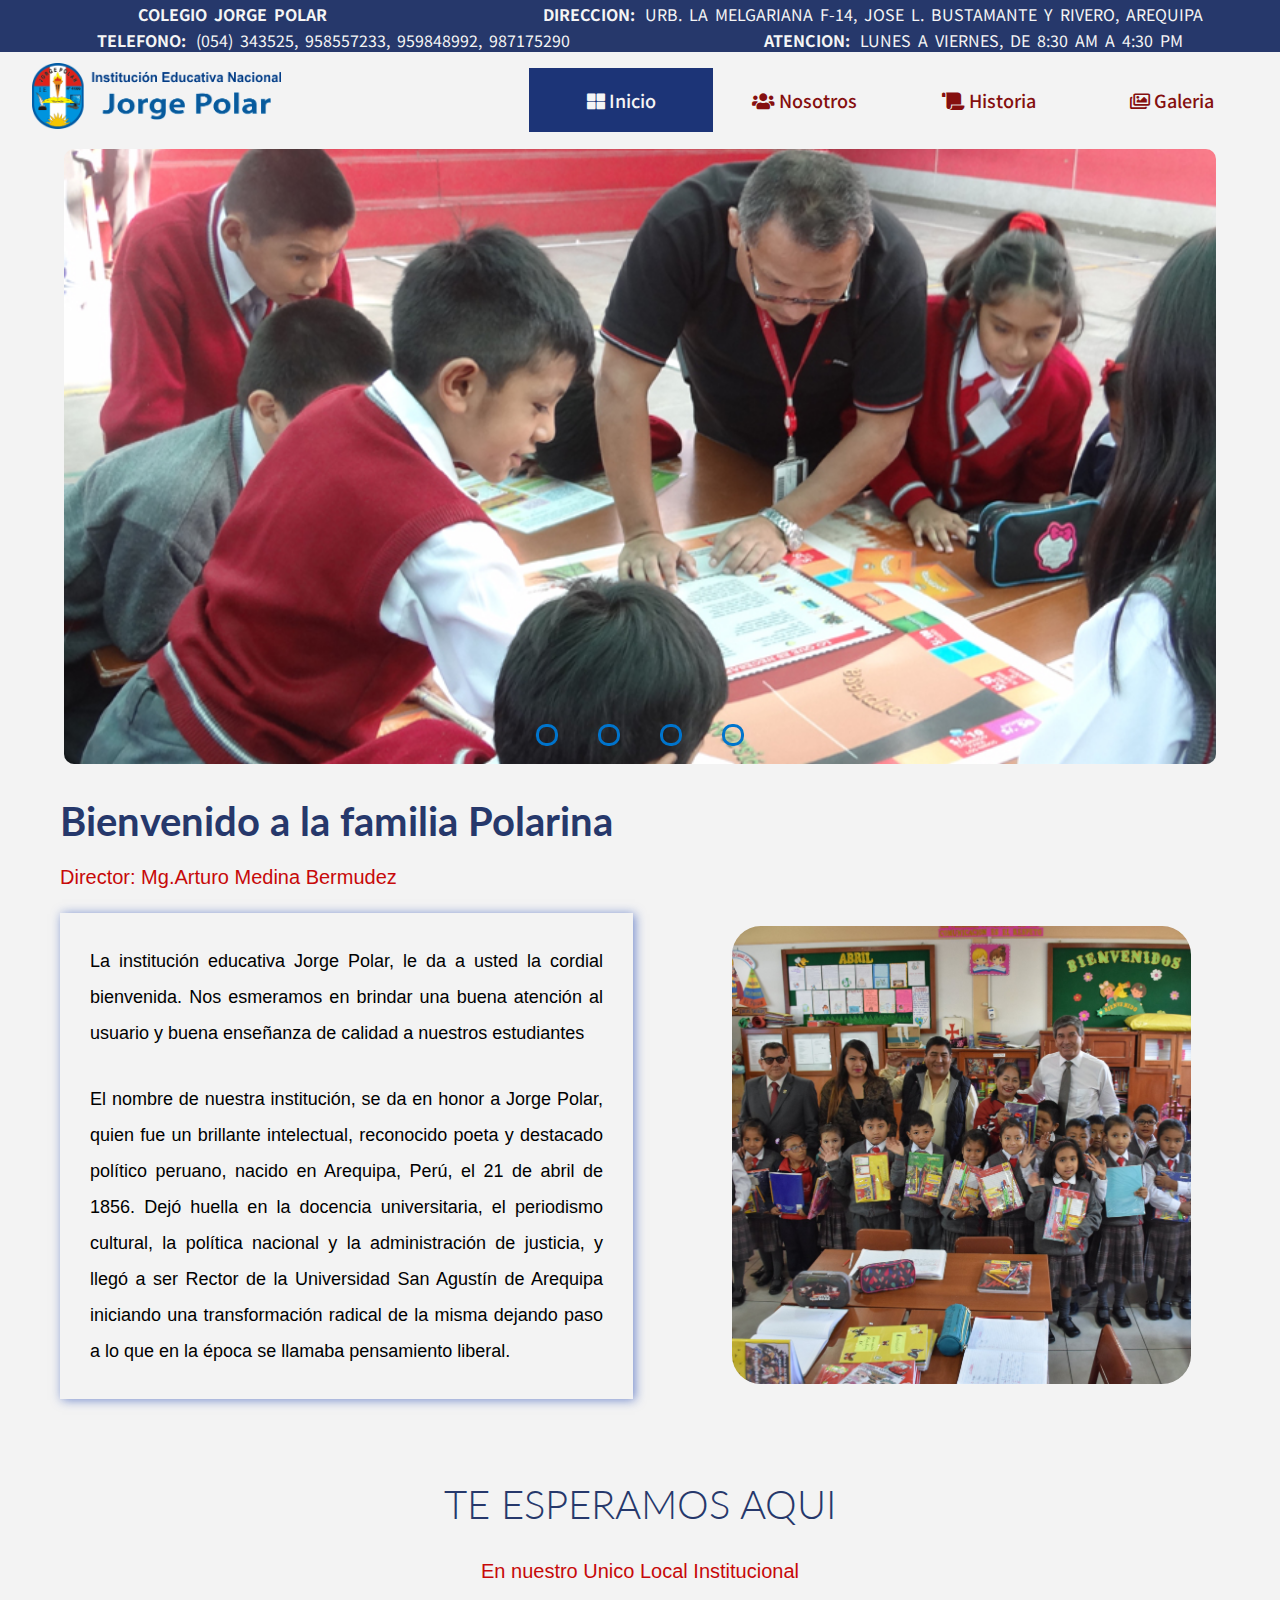
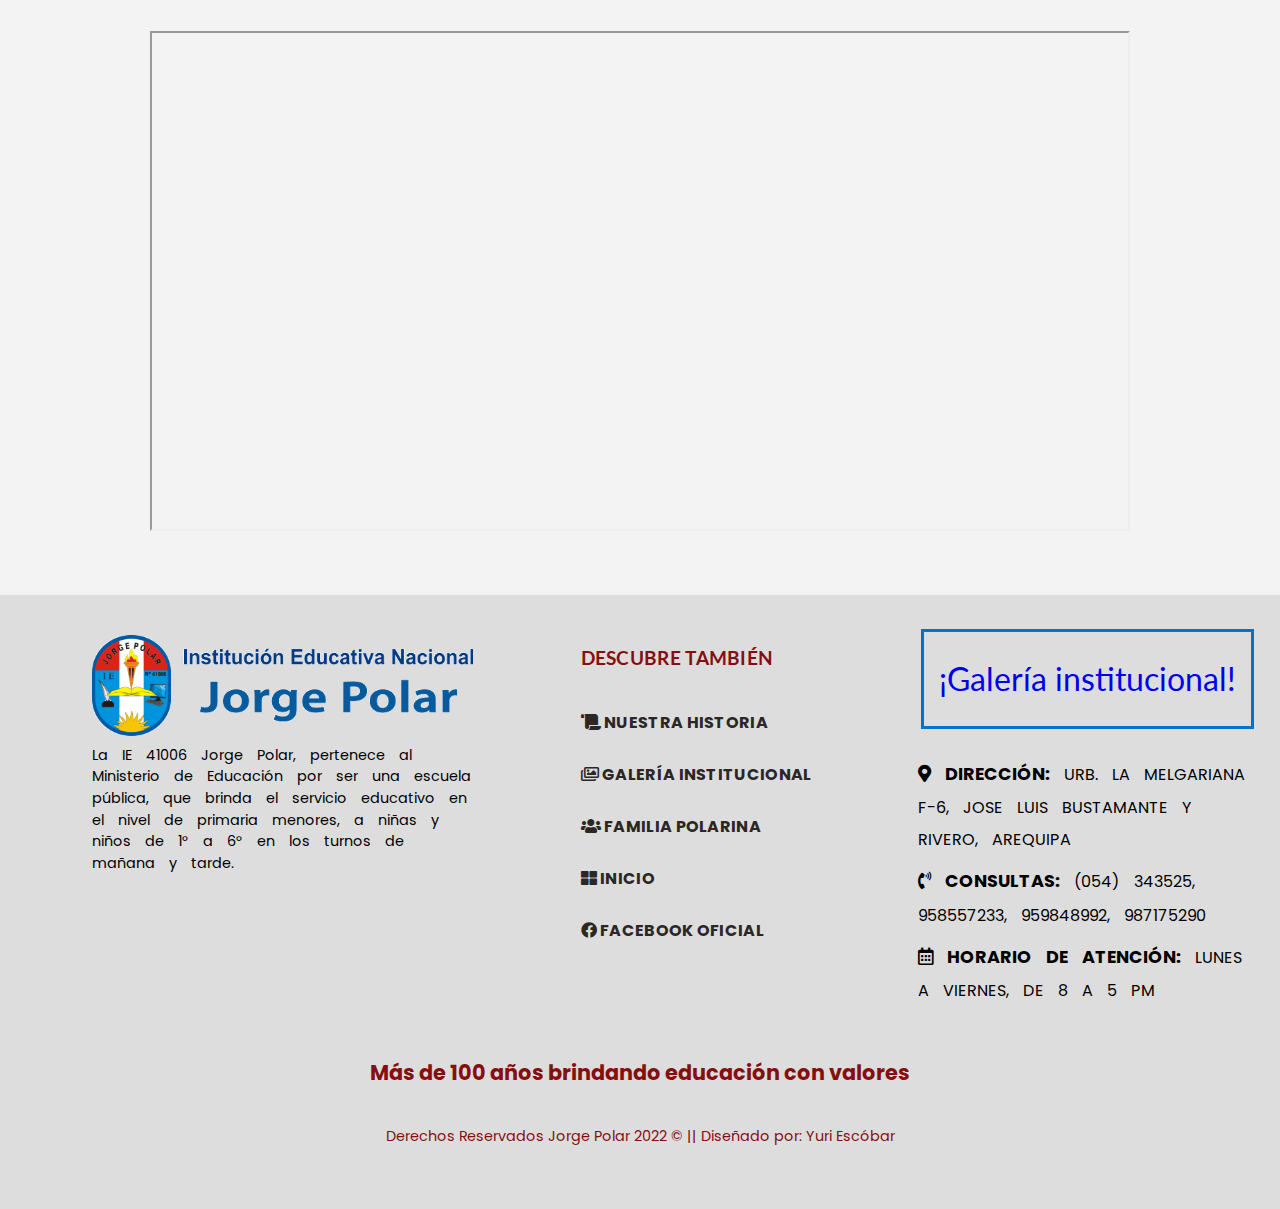
<file: index.html>
<!DOCTYPE html>
<html lang="es">
  <head>
    <meta charset="UTF-8" />
    <meta http-equiv="X-UA-Compatible" content="IE=edge" />
    <meta name="viewport" content="width=device-width, initial-scale=1.0" />
    <meta name="theme-color" content="#26386b" >
    <!-- CSS -->
    <!-- Normalize -->
    <link rel="stylesheet" href="css/normalize.css" />

    <!-- header -->
    <link rel="stylesheet" href="css/sheader.css" />
    <!-- Nuevo Slider -->
    <link rel="stylesheet" href="css/sslider.css" />
    <!-- footer -->
    <link rel="stylesheet" href="css/sfooter.css" />
    <!-- general -->
    <link rel="stylesheet" href="css/sindex.css" />

    <!-- bibliotecas externas -->
    <!-- slider -->
    <!-- font-awesome -->
    <link
      rel="stylesheet"
      href="https://cdnjs.cloudflare.com/ajax/libs/font-awesome/5.15.3/css/all.min.css"
    />
    <!-- footer -->
    <!-- fontastic -->
    <link
      href="https://file.myfontastic.com/ABrTt3XXcw5n6XSnDJgBNA/icons.css"
      rel="stylesheet"
    />

    <!-- fuentes -->
    <!-- General Preconect -->
    <link rel="preconnect" href="https://fonts.googleapis.com" />
    <link rel="preconnect" href="https://fonts.gstatic.com" crossorigin />
    <link
      href="https://fonts.googleapis.com/css2?family=Lato:wght@700&family=PT+Sans:ital,wght@0,700;1,700&family=Poppins:wght@400;500&display=swap"
      rel="stylesheet"
    />
    <link
      rel="stylesheet"
      href="https://fonts.googleapis.com/css2?family=Noto+Sans+JP:wght@400;500;700&display=swap"
    />
    <!-- CSS rules to specify families

        font-family: 'Lato', sans-serif;
        font-family: 'Poppins', sans-serif;
        font-family: 'PT Sans', sans-serif;
        font-family: 'Noto Sans JP', sans-serif; -->

    <title>Colegio Jorge polar</title>
    <link
      rel="shortcut icon"
      href="assets/icons/iconoWebJP.png"
      type="image/x-icon"
    />
  </head>
  <body id="inicio">
    <div class="banner_info">
      <div class="banner_name_ie bann_item">
          <h1>Colegio Jorge Polar</h1>
      </div>

      <div class="banner_direccion bann_item">
          <span>DIRECCION:</span> <h5>URB. LA MELGARIANA F-14, JOSE L. BUSTAMANTE Y RIVERO, AREQUIPA</h5>
      </div>

      <div class="banner_telefono bann_item">
          <span>TELEFONO:</span> <h5>(054) 343525, 958557233, 959848992, 987175290</h5>
      </div>

      <div class="banner_schedule bann_item">
          <span>ATENCION:</span> <h5>LUNES A VIERNES, DE 8:30 AM A 4:30 PM</h5>
      </div>
    </div>
    <!-- Este script .JS invocará al código HTML del Header -->

    <header>
      <nav class="nav">
        <a href="index.html" class="nav_img_logo"> <img class="logo" src="assets/icons/Logo-Oficial_Nav&Footer.png" alt="logo"> </a>
        <ul class="enlaces__menu">
          <li><a class="inicio" href="#"><i class="fas fa-th-large"></i> Inicio</a></li>
          <li><a class="nosotros" href="html/nosotros.html"><i class="fas fa-users"></i> Nosotros</a></li>
          <li><a class="historia" href="html/historia.html"><i class="fas fa-scroll"></i> Historia</a></li>
          <li><a class="galery" href="html/galeria.html"><i class="far fa-images"></i> Galeria</a></li>
        </ul> <button class="ham" type="button"> <!--Use & Delete: Se esta aplicando una tecnica interesante para añadir el boton de menu responsive.. **solo necesitas comprueba si esta bueno el uso--> <span class="br-1"></span> <span class="br-2"></span> <span class="br-3"></span> </button>    </nav>
    </header>
    <!-- ================ SLIDER ================================== -->
    <!-- mandar a un comprimido js -->
    <section class="Contenedor_slider">
      <script src="js/jssliderGenerator.js"></script>
    </section>

    <!-- ========================Fin SLIDER ========================-->
    <div class="container-present">
      <div class="content-derecha">
        <div class="titulo">
          <h2 class="bienvenido">Bienvenido a la familia Polarina</h2>
          <span class="subtitulo">Director: Mg.Arturo Medina Bermudez</span>
        </div>
        <article class="texto-present">
          <p class="parrafo parrafo-1">
            La institución educativa Jorge Polar, le da a usted la cordial bienvenida. Nos esmeramos en brindar una buena atención al usuario y buena enseñanza de calidad a nuestros estudiantes
          </p>
          <p class="parrafo parrafo-2">
            El nombre de nuestra institución, se da en honor a Jorge Polar, quien fue un brillante intelectual, reconocido poeta y destacado político peruano, nacido en Arequipa, Perú, el 21 de abril de 1856. Dejó huella en la docencia universitaria, el periodismo cultural, la política nacional y la administración de justicia, y llegó a ser Rector de la Universidad San Agustín de Arequipa iniciando una transformación radical de la misma dejando paso a lo que en la época se llamaba pensamiento liberal. 
          </p>
        </article>
      </div>
      <div class="content-izquierda">
        <div class="media-present">
          <img
            src="assets/img/inicio/donacion_utiles-director_profe_alcalde-muni.jpg"
            alt=""/>
        </div>
      </div>
    </div>

    <section class="foot-of-page">
      <div class="txto-ubicacion">
        <p class="t-ubicacion">TE ESPERAMOS AQUI</p>
        <span class="subtitulo"> En nuestro Unico Local Institucional </span>
        <div class="responsive-iframe">
          <!-- se le aplica div para un hack CSS   -->
          <iframe
            class="iframe"
            src="https://www.google.com/maps/embed?pb=!1m18!1m12!1m3!1d1913.4795701592438!2d-71.52231671123148!3d-16.426901427546568!2m3!1f0!2f0!3f0!3m2!1i1024!2i768!4f13.1!3m3!1m2!1s0x91424b21c842310f%3A0x4410360734137a11!2sIE%20Jorge%20Polar!5e0!3m2!1ses-419!2spe!4v1619240961167!5m2!1ses-419!2spe"
            loading="lazy">
          </iframe>
        </div>
      </div>
    </section>
    <!-- Script .js que invocará al footer en todas las páginas -->

    <script src="js/jsFooterGenerator.js"></script>

    <!-- js -->
    <!-- header -->
    <script src="js/jsheader.js"></script>
    <!-- Animación de Slider -->
    <script src="js/jssliderAnimation.js"></script>
  </body>
</html>
</file>
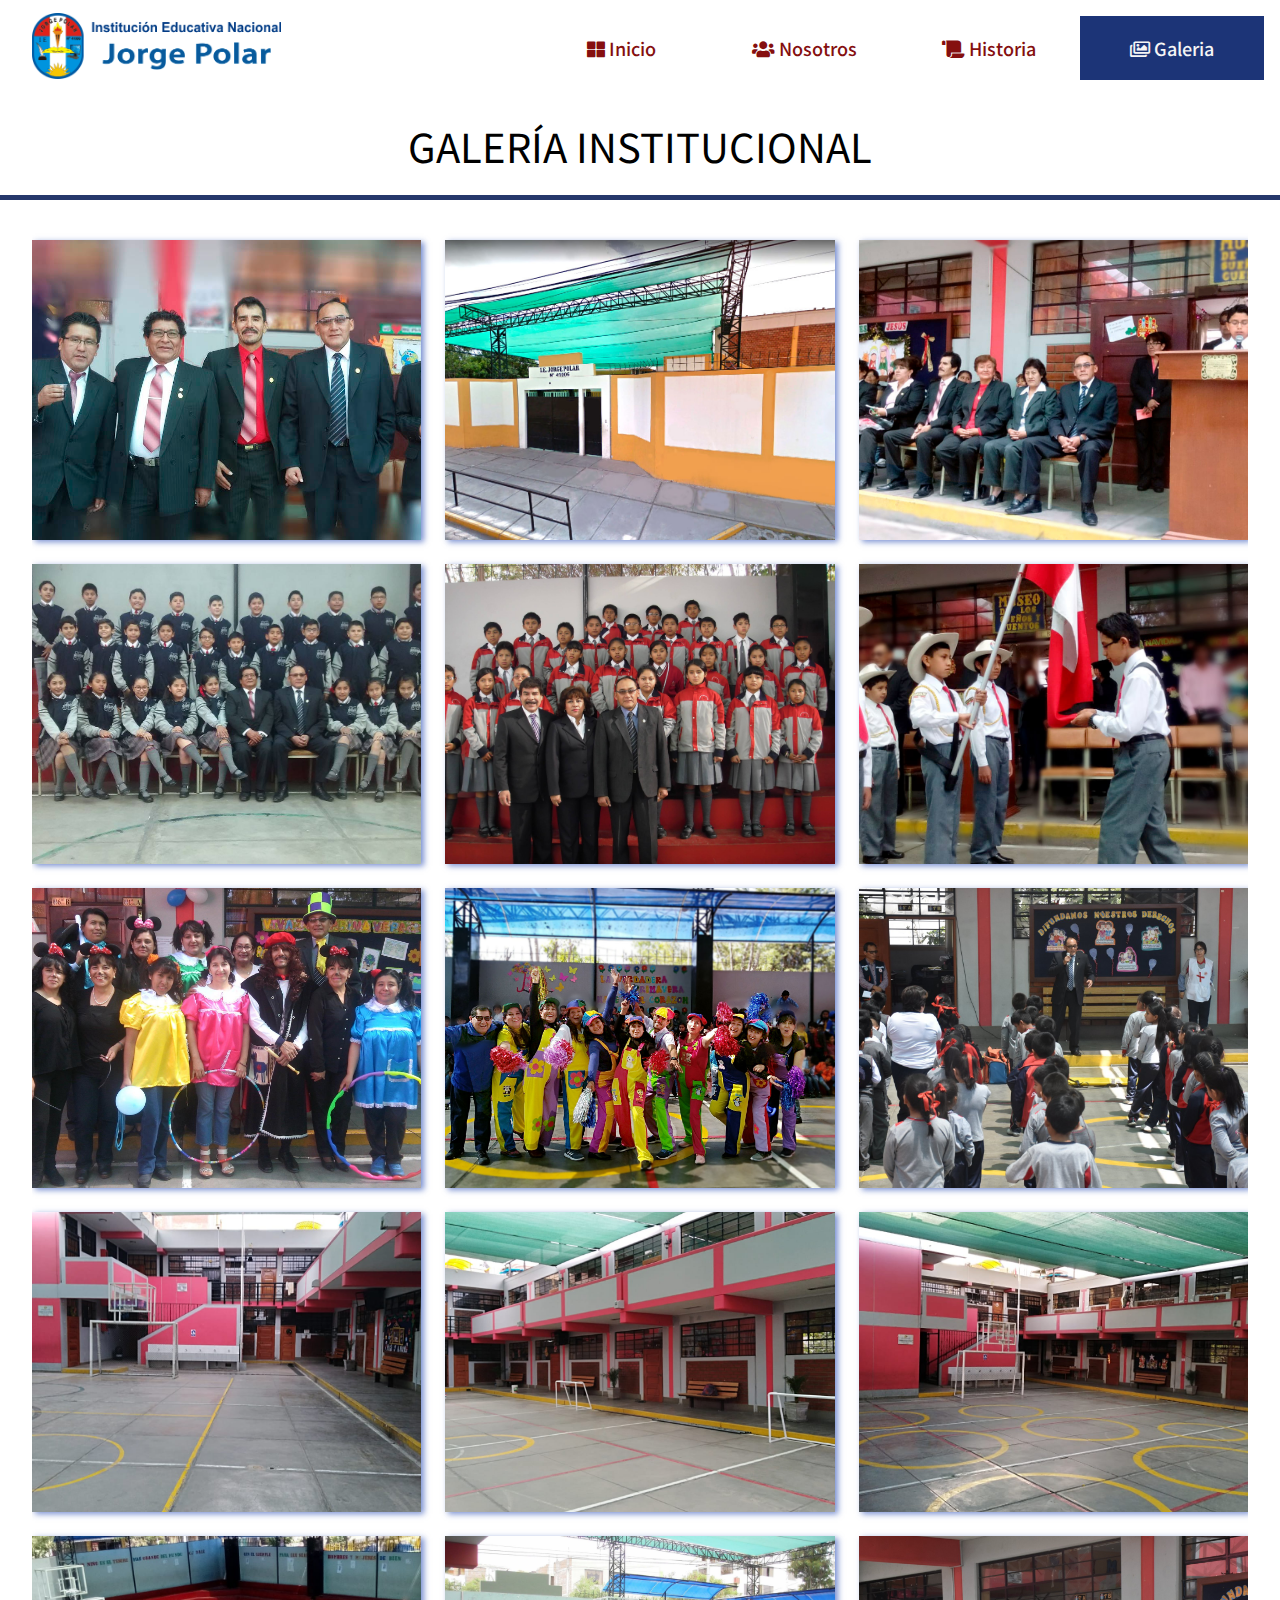
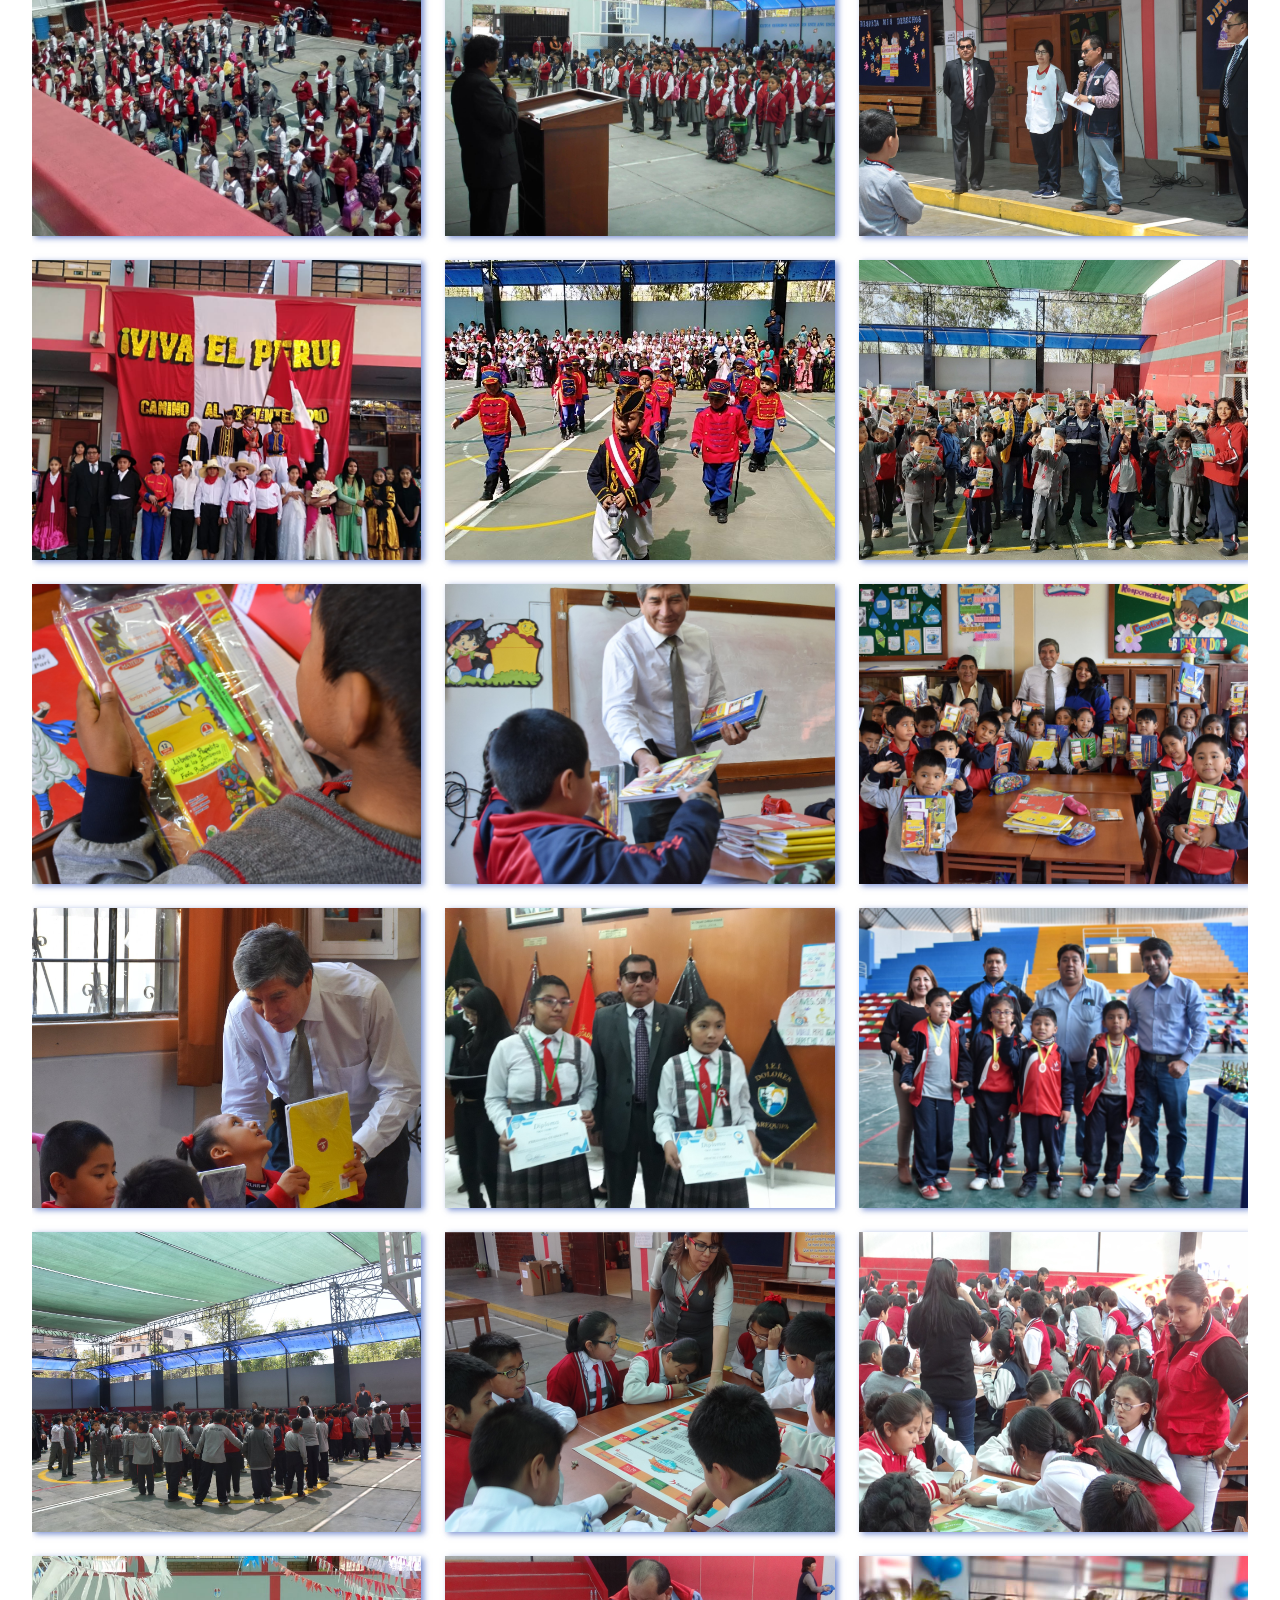
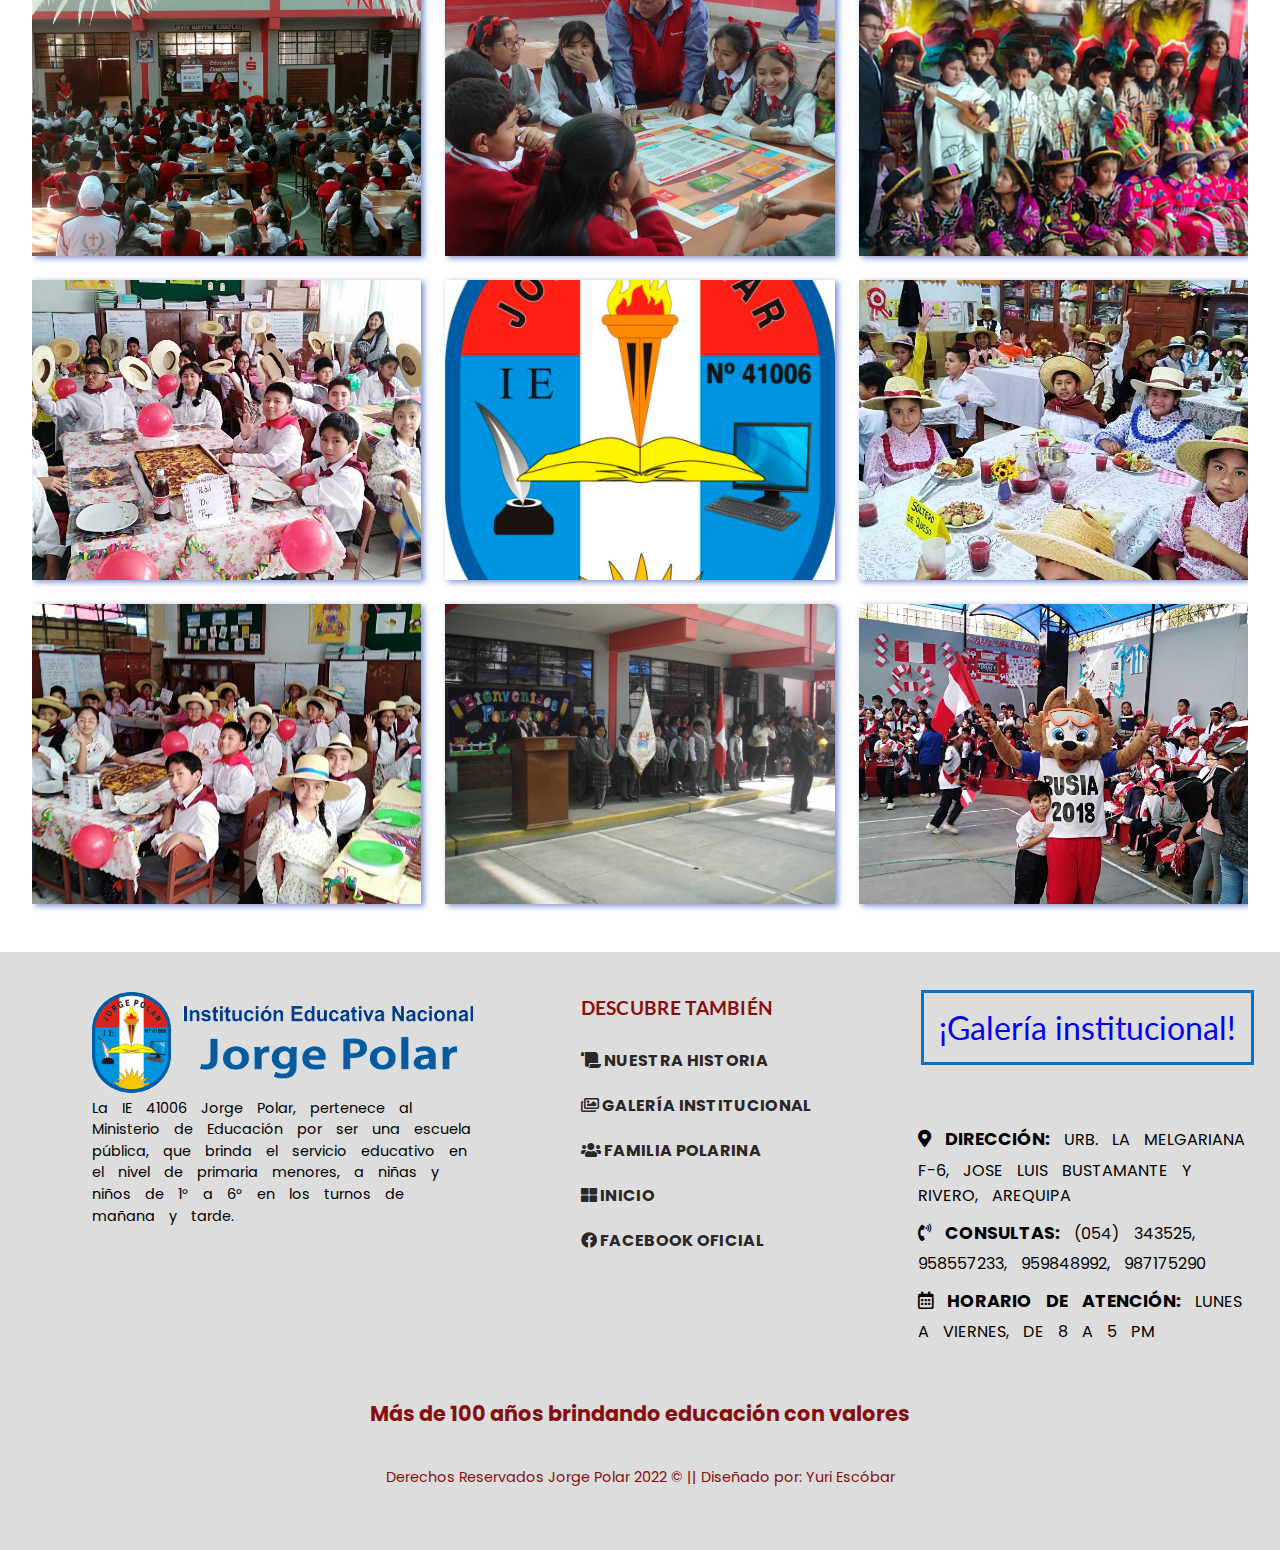
<file: html/galeria.html>
<!DOCTYPE html>
<html lang="es">
<head>
    <meta charset="UTF-8">
    <meta http-equiv="X-UA-Compatible" content="IE=edge">
    <meta name="viewport" content="width=device-width, initial-scale=1.0">
    <!-- CSS -->
    
    <!-- header -->
    <link rel="stylesheet" href="../css/sheader.css" />
    <!-- footer -->
    <link rel="stylesheet" href="../css/sfooter.css" />

    <link rel="stylesheet" href="../css/sgaleria.css">

    <!-- font-awesome -->
    <link
    rel="stylesheet"
    href="https://cdnjs.cloudflare.com/ajax/libs/font-awesome/5.15.3/css/all.min.css"
    />

    <!-- fuentes -->
    <!-- General Preconect -->
    <link rel="preconnect" href="https://fonts.googleapis.com" />
    <link rel="preconnect" href="https://fonts.gstatic.com" crossorigin />
    <link
      href="https://fonts.googleapis.com/css2?family=Lato:wght@700&family=PT+Sans:ital,wght@0,700;1,700&family=Poppins:wght@400;500&display=swap"
      rel="stylesheet"/>
    <link
      rel="stylesheet"
      href="https://fonts.googleapis.com/css2?family=Noto+Sans+JP:wght@400;500;700&display=swap"
    />
    <!-- CSS rules to specify families

        font-family: 'Lato', sans-serif;
        font-family: 'Poppins', sans-serif;
        font-family: 'PT Sans', sans-serif;
        font-family: 'Noto Sans JP', sans-serif; -->

    <!-- Font Awesome -->
    <link rel="stylesheet" href="https://cdnjs.cloudflare.com/ajax/libs/font-awesome/5.15.3/css/all.min.css"/>

    <title>Galería | Jorge Polar 41006</title>
    <link rel="shortcut icon" href="../assets/icons/iconoWebJP.png" type="image/x-icon">

</head>
<body id="galery">
    <script src="../js/jsHeaderGenerator.js" ></script>
    <h1>Galería Institucional</h1>
    <span class="linea"></span>
    <section class="galeria" >
        <!-- hipervinculo a -->
        <a href="#image1" >
            <img src="../assets/img/galery/Colegio_Profesores.jpg" alt="">
        </a>
        <a href="#image2" >
            <img src="../assets/img/galery/Portada_Colegio.jpg" alt="">
        </a>
        <a href="#image3" >
            <img src="../assets/img/galery/ceremonia-estudiante_y_docentes-personal.jpg" alt="">
        </a>
        <a href="#image4" >
            <img src="../assets/img/galery/recuerdo-promocion_2017-fb.jpg" alt="">
        </a>
        <a href="#image5" >
            <img src="../assets/img/galery/recuerdo-promocion_2014-fb.jpg" alt="">
        </a>
        <a href="#image6" >
            <img src="../assets/img/galery/ceremonia-entrega_pabellon-personal.jpg" alt="">
        </a>
        <a href="#image7" >
            <img src="../assets/img/galery/dia_estudiante-plana_docente-2-fb.jpg" alt="">
        </a>
        <a href="#image8" >
            <img src="../assets/img/galery/dia_estudiante-profesores_divertidos-MASTERED.jpg" alt="">
        </a>
        <a href="#image9" >
            <img src="../assets/img/galery/formacion_charla-director-muni.jpg" alt="">
        </a>
        <a href="#image10" >
            <img src="../assets/img/galery/interior-colegio_direccion-institucion.jpeg" alt="">
        </a>
        <a href="#image11" >
            <img src="../assets/img/galery/interior-colegio-institucion.jpeg" alt="">
        </a>
        <a href="#image12" >
            <img src="../assets/img/galery/interior-colegio_patio-institución.jpeg" alt="">
        </a>
        <a href="#image13" >
            <img src="../assets/img/galery/formacion_alumnado-personal.jpeg" alt="">
        </a>
        <a href="#image14" >
            <img src="../assets/img/galery/formacion-profe-alumnos-fb.jpg" alt="">
        </a>
        <a href="#image15" >
            <img src="../assets/img/galery/dsa_civil-indicaciones-muni.jpg" alt="">
        </a>
        <a href="#image16" >
            <img src="../assets/img/galery/drama_independencia-estudiantes-2-institucion.jpeg" alt="">
        </a>
        <a href="#image17" >
            <img src="../assets/img/galery/actividad_cultural-turno_mañana_soldaditos-fb.jpg" alt="">
        </a>
        <a href="#image18" >
            <img src="../assets/img/galery/visita_senamih-estudiantes-scribd.jpg" alt="">
        </a>
        <a href="#image19" >
            <img src="../assets/img/galery/donacion_utiles-nuevos_utiles-muni.jpg" alt="">
        </a>
        <a href="#image20" >
            <img src="../assets/img/galery/donacion_utiles-estudiante_recibe-muni.jpg" alt="">
        </a>
        <a href="#image21" >
            <img src="../assets/img/galery/donacion_utiles-profe_y_alumnos-muni.jpg" alt="">
        </a>
        <a href="#image22" >
            <img src="../assets/img/galery/donacion_utiles_alcalde_y_alumno-muni.jpg" alt="">
        </a>
        <a href="#image23" >
            <img src="../assets/img/galery/premio_dibujo-estudiantes-muni.jpg" alt="">
        </a>
        <a href="#image24" >
            <img src="../assets/img/galery/torneo_Ajedrez-estudiantes-muni.jpg" alt="">
        </a>
        <a href="#image25" >
            <img src="../assets/img/galery/simulacro-alumnos-2-muni.jpg" alt="">
        </a>
        <a href="#image26" >
            <img src="../assets/img/galery/bn_juegos-mi_clase_2-bn.jpg" alt="">
        </a>
        <a href="#image27" >
            <img src="../assets/img/galery/bn_juegos-mi_clase-bn.jpg" alt="">
        </a>
        <a href="#image28" >
            <img src="../assets/img/galery/bn_juegos-estudiantes_atienden-bn.jpg" alt="">
        </a>
        <a href="#image29" >
            <img src="../assets/img/galery/bn_juegos-alegres-bn.jpg" alt="">
        </a>
        <a href="#image30" >
            <img src="../assets/img/galery/aniversario-recuerdo_estudiantes-blog.JPG" alt="">
        </a>
        <a href="#image31" >
            <img src="../assets/img/galery/actividad_culturañ-estudiantes_saludando-fb.jpg" alt="">
        </a>
        <a href="#image32" >
            <img src="../assets/img/galery/Logo_Original-colegio-redes_institucion.jpg" alt="">
        </a>
        <a href="#image33" >
            <img src="../assets/img/galery/actividad_cultural-estudiantes_degustan-fb.jpg" alt="">
        </a>
        <a href="#image34" >
            <img src="../assets/img/galery/actividad_cultural-clase_profe_alumnos-fb.jpg" alt="">
        </a>
        <a href="#image35" >
            <img src="../assets/img/galery/act_protoco-formacion-estado_mayor-fb.jpg" alt="">
        </a>
        <a href="#image36" >
            <img src="../assets/img/galery/act_deportivas-mundial_2018_mascota-fb.jpg" alt="">
        </a>
    </section>
    <section class="pseudo_container" >
        
    <article class="light-box" id="image1">
        <a href="#image36" class="next"><i class="fas fa-chevron-left"></i></a>
        <img src="../assets/img/galery/Colegio_Profesores.jpg" alt="">
        <a href="#image2" class="next"><i class="fas fa-chevron-right"></i></a> 
        <a href="#" class="close">x</a>
    </article>

    <article class="light-box" id="image2">
        <a href="#image1" class="next"><i class="fas fa-chevron-left"></i></a>
        <img src="../assets/img/galery/Portada_Colegio.jpg" alt="">s
        <a href="#image3" class="next"><i class="fas fa-chevron-right"></i></a> 
        <a href="#" class="close">x</a>
    </article>

    <article class="light-box" id="image3">
        <a href="#image2" class="next"><i class="fas fa-chevron-left"></i></a>
        <img src="../assets/img/galery/ceremonia-estudiante_y_docentes-personal.jpg" alt="">
        <a href="#image4" class="next"><i class="fas fa-chevron-right"></i></a> 
        <a href="#" class="close">x</a>
    </article>

    <article class="light-box" id="image4">
        <a href="#image3" class="next"><i class="fas fa-chevron-left"></i></a>
        <img src="../assets/img/galery/recuerdo-promocion_2017-fb.jpg" alt="">
        <a href="#image5" class="next"><i class="fas fa-chevron-right"></i></a> 
        <a href="#" class="close">x</a>
    </article>

    <article class="light-box" id="image5">
        <a href="#image4" class="next"><i class="fas fa-chevron-left"></i></a>
        <img src="../assets/img/galery/recuerdo-promocion_2014-fb.jpg" alt="">
        <a href="#image6" class="next"><i class="fas fa-chevron-right"></i></a> 
        <a href="#" class="close">x</a>
    </article>

    <article class="light-box" id="image6">
        <a href="#image5" class="next"><i class="fas fa-chevron-left"></i></a>
        <img src="../assets/img/galery/ceremonia-entrega_pabellon-personal.jpg" alt="">
        <a href="#image7" class="next"><i class="fas fa-chevron-right"></i></a> 
        <a href="#" class="close">x</a>
    </article>
    <article class="light-box" id="image7">
        <a href="#image6" class="next"><i class="fas fa-chevron-left"></i></a>
        <img src="../assets/img/galery/dia_estudiante-plana_docente-2-fb.jpg" alt="">
        <a href="#image8" class="next"><i class="fas fa-chevron-right"></i></a> 
        <a href="#" class="close">x</a>
    </article>
    <article class="light-box" id="image8">
        <a href="#image7" class="next"><i class="fas fa-chevron-left"></i></a>
        <img src="../assets/img/galery/dia_estudiante-profesores_divertidos-MASTERED.jpg" alt="">
        <a href="#image9" class="next"><i class="fas fa-chevron-right"></i></a> 
        <a href="#" class="close">x</a>
    </article>
    <article class="light-box" id="image9">
        <a href="#image8" class="next"><i class="fas fa-chevron-left"></i></a>
        <img src="../assets/img/galery/formacion_charla-director-muni.jpg" alt="">
        <a href="#image10" class="next"><i class="fas fa-chevron-right"></i></a> 
        <a href="#" class="close">x</a>
    </article>
    <article class="light-box" id="image10">
        <a href="#image9" class="next"><i class="fas fa-chevron-left"></i></a>
        <img src="../assets/img/galery/interior-colegio_direccion-institucion.jpeg" alt="">
        <a href="#image11" class="next"><i class="fas fa-chevron-right"></i></a> 
        <a href="#" class="close">x</a>
    </article>
    <article class="light-box" id="image11">
        <a href="#image10" class="next"><i class="fas fa-chevron-left"></i></a>
        <img src="../assets/img/galery/interior-colegio-institucion.jpeg" alt="">
        <a href="#image12" class="next"><i class="fas fa-chevron-right"></i></a> 
        <a href="#" class="close">x</a>
    </article>
    <article class="light-box" id="image12">
        <a href="#image11" class="next"><i class="fas fa-chevron-left"></i></a>
        <img src="../assets/img/galery/interior-colegio_patio-institución.jpeg" alt="">
        <a href="#image13" class="next"><i class="fas fa-chevron-right"></i></a> 
        <a href="#" class="close">x</a>
    </article>
    <article class="light-box" id="image13">
        <a href="#image12" class="next"><i class="fas fa-chevron-left"></i></a>
        <img src="../assets/img/galery/formacion_alumnado-personal.jpeg" alt="">
        <a href="#image14" class="next"><i class="fas fa-chevron-right"></i></a> 
        <a href="#" class="close">x</a>
    </article>
    <article class="light-box" id="image14">
        <a href="#image13" class="next"><i class="fas fa-chevron-left"></i></a>
        <img src="../assets/img/galery/formacion-profe-alumnos-fb.jpg" alt="">
        <a href="#image15" class="next"><i class="fas fa-chevron-right"></i></a> 
        <a href="#" class="close">x</a>
    </article>
    <article class="light-box" id="image15">
        <a href="#image14" class="next"><i class="fas fa-chevron-left"></i></a>
        <img src="../assets/img/galery/dsa_civil-indicaciones-muni.jpg" alt="">
        <a href="#image16" class="next"><i class="fas fa-chevron-right"></i></a> 
        <a href="#" class="close">x</a>
    </article>
    <article class="light-box" id="image16">
        <a href="#image15" class="next"><i class="fas fa-chevron-left"></i></a>
        <img src="../assets/img/galery/drama_independencia-estudiantes-2-institucion.jpeg" alt="">
        <a href="#image17" class="next"><i class="fas fa-chevron-right"></i></a> 
        <a href="#" class="close">x</a>
    </article>
    <article class="light-box" id="image17">
        <a href="#image16" class="next"><i class="fas fa-chevron-left"></i></a>
        <img src="../assets/img/galery/actividad_cultural-turno_mañana_soldaditos-fb.jpg" alt="">
        <a href="#image18" class="next"><i class="fas fa-chevron-right"></i></a> 
        <a href="#" class="close">x</a>
    </article>
    <article class="light-box" id="image18">
        <a href="#image17" class="next"><i class="fas fa-chevron-left"></i></a>
        <img src="../assets/img/galery/visita_senamih-estudiantes-scribd.jpg" alt="">
        <a href="#image19" class="next"><i class="fas fa-chevron-right"></i></a> 
        <a href="#" class="close">x</a>
    </article>
    <article class="light-box" id="image19">
        <a href="#image18" class="next"><i class="fas fa-chevron-left"></i></a>
        <img src="../assets/img/galery/donacion_utiles-nuevos_utiles-muni.jpg" alt="">
        <a href="#image20" class="next"><i class="fas fa-chevron-right"></i></a> 
        <a href="#" class="close">x</a>
    </article>
    <article class="light-box" id="image20">
        <a href="#image19" class="next"><i class="fas fa-chevron-left"></i></a>
        <img src="../assets/img/galery/donacion_utiles-estudiante_recibe-muni.jpg" alt="">
        <a href="#image21" class="next"><i class="fas fa-chevron-right"></i></a> 
        <a href="#" class="close">x</a>
    </article>
    <article class="light-box" id="image21">
        <a href="#image20" class="next"><i class="fas fa-chevron-left"></i></a>
        <img src="../assets/img/galery/donacion_utiles-profe_y_alumnos-muni.jpg" alt="">
        <a href="#image22" class="next"><i class="fas fa-chevron-right"></i></a> 
        <a href="#" class="close">x</a>
    </article>
    <article class="light-box" id="image22">
        <a href="#image21" class="next"><i class="fas fa-chevron-left"></i></a>
        <img src="../assets/img/galery/donacion_utiles_alcalde_y_alumno-muni.jpg" alt="">
        <a href="#image23" class="next"><i class="fas fa-chevron-right"></i></a> 
        <a href="#" class="close">x</a>
    </article>
    <article class="light-box" id="image23">
        <a href="#image22" class="next"><i class="fas fa-chevron-left"></i></a>
        <img src="../assets/img/galery/premio_dibujo-estudiantes-muni.jpg" alt="">
        <a href="#image24" class="next"><i class="fas fa-chevron-right"></i></a> 
        <a href="#" class="close">x</a>
    </article>
    <article class="light-box" id="image24">
        <a href="#image23" class="next"><i class="fas fa-chevron-left"></i></a>
        <img src="../assets/img/galery/torneo_Ajedrez-estudiantes-muni.jpg" alt="">
        <a href="#image25" class="next"><i class="fas fa-chevron-right"></i></a> 
        <a href="#" class="close">x</a>
    </article>
    <article class="light-box" id="image25">
        <a href="#image24" class="next"><i class="fas fa-chevron-left"></i></a>
        <img src="../assets/img/galery/simulacro-alumnos-2-muni.jpg" alt="">
        <a href="#image26" class="next"><i class="fas fa-chevron-right"></i></a> 
        <a href="#" class="close">x</a>
    </article>
    <article class="light-box" id="image26">
        <a href="#image25" class="next"><i class="fas fa-chevron-left"></i></a>
        <img src="../assets/img/galery/bn_juegos-mi_clase_2-bn.jpg" alt="">
        <a href="#image27" class="next"><i class="fas fa-chevron-right"></i></a> 
        <a href="#" class="close">x</a>
    </article>
    <article class="light-box" id="image27">
        <a href="#image26" class="next"><i class="fas fa-chevron-left"></i></a>
        <img src="../assets/img/galery/bn_juegos-mi_clase-bn.jpg" alt="">
        <a href="#image28" class="next"><i class="fas fa-chevron-right"></i></a> 
        <a href="#" class="close">x</a>
    </article>
    <article class="light-box" id="image28">
        <a href="#image27" class="next"><i class="fas fa-chevron-left"></i></a>
        <img src="../assets/img/galery/bn_juegos-estudiantes_atienden-bn.jpg" alt="">
        <a href="#image29" class="next"><i class="fas fa-chevron-right"></i></a> 
        <a href="#" class="close">x</a>
    </article>
    <article class="light-box" id="image29">
        <a href="#image28" class="next"><i class="fas fa-chevron-left"></i></a>
        <img src="../assets/img/galery/bn_juegos-alegres-bn.jpg" alt="">
        <a href="#image30" class="next"><i class="fas fa-chevron-right"></i></a> 
        <a href="#" class="close">x</a>
    </article>
    <article class="light-box" id="image30">
        <a href="#image29" class="next"><i class="fas fa-chevron-left"></i></a>
        <img src="../assets/img/galery/aniversario-recuerdo_estudiantes-blog.JPG" alt="">
        <a href="#image31" class="next"><i class="fas fa-chevron-right"></i></a> 
        <a href="#" class="close">x</a>
    </article>
    <article class="light-box" id="image31">
        <a href="#image30" class="next"><i class="fas fa-chevron-left"></i></a>
        <img src="../assets/img/galery/actividad_culturañ-estudiantes_saludando-fb.jpg" alt="">
        <a href="#image32" class="next"><i class="fas fa-chevron-right"></i></a> 
        <a href="#" class="close">x</a>
    </article>
    <article class="light-box" id="image32">
        <a href="#image31" class="next"><i class="fas fa-chevron-left"></i></a>
        <img src="../assets/img/galery/Logo_Original-colegio-redes_institucion.jpg" alt="">
        <a href="#image33" class="next"><i class="fas fa-chevron-right"></i></a> 
        <a href="#" class="close">x</a>
    </article>
    <article class="light-box" id="image33">
        <a href="#image32" class="next"><i class="fas fa-chevron-left"></i></a>
        <img src="../assets/img/galery/actividad_cultural-estudiantes_degustan-fb.jpg" alt="">
        <a href="#image34" class="next"><i class="fas fa-chevron-right"></i></a> 
        <a href="#" class="close">x</a>
    </article>
    <article class="light-box" id="image34">
        <a href="#image33" class="next"><i class="fas fa-chevron-left"></i></a>
        <img src="../assets/img/galery/actividad_cultural-clase_profe_alumnos-fb.jpg" alt="">
        <a href="#image35" class="next"><i class="fas fa-chevron-right"></i></a> 
        <a href="#" class="close">x</a>
    </article>
    <article class="light-box" id="image35">
        <a href="#image34" class="next"><i class="fas fa-chevron-left"></i></a>
        <img src="../assets/img/galery/act_protoco-formacion-estado_mayor-fb.jpg" alt="">
        <a href="#image36" class="next"><i class="fas fa-chevron-right"></i></a> 
        <a href="#" class="close">x</a>
    </article>
    <article class="light-box" id="image36">
        <a href="#image35" class="next"><i class="fas fa-chevron-left"></i></a>
        <img src="../assets/img/galery/act_deportivas-mundial_2018_mascota-fb.jpg" alt="">
        <a href="#image1" class="next"><i class="fas fa-chevron-right"></i></a> 
        <a href="#" class="close">x</a>
    </article>
    </section>
    <script src="../js/jsFooterGenerator.js"></script>
</body>
</html>
</file>
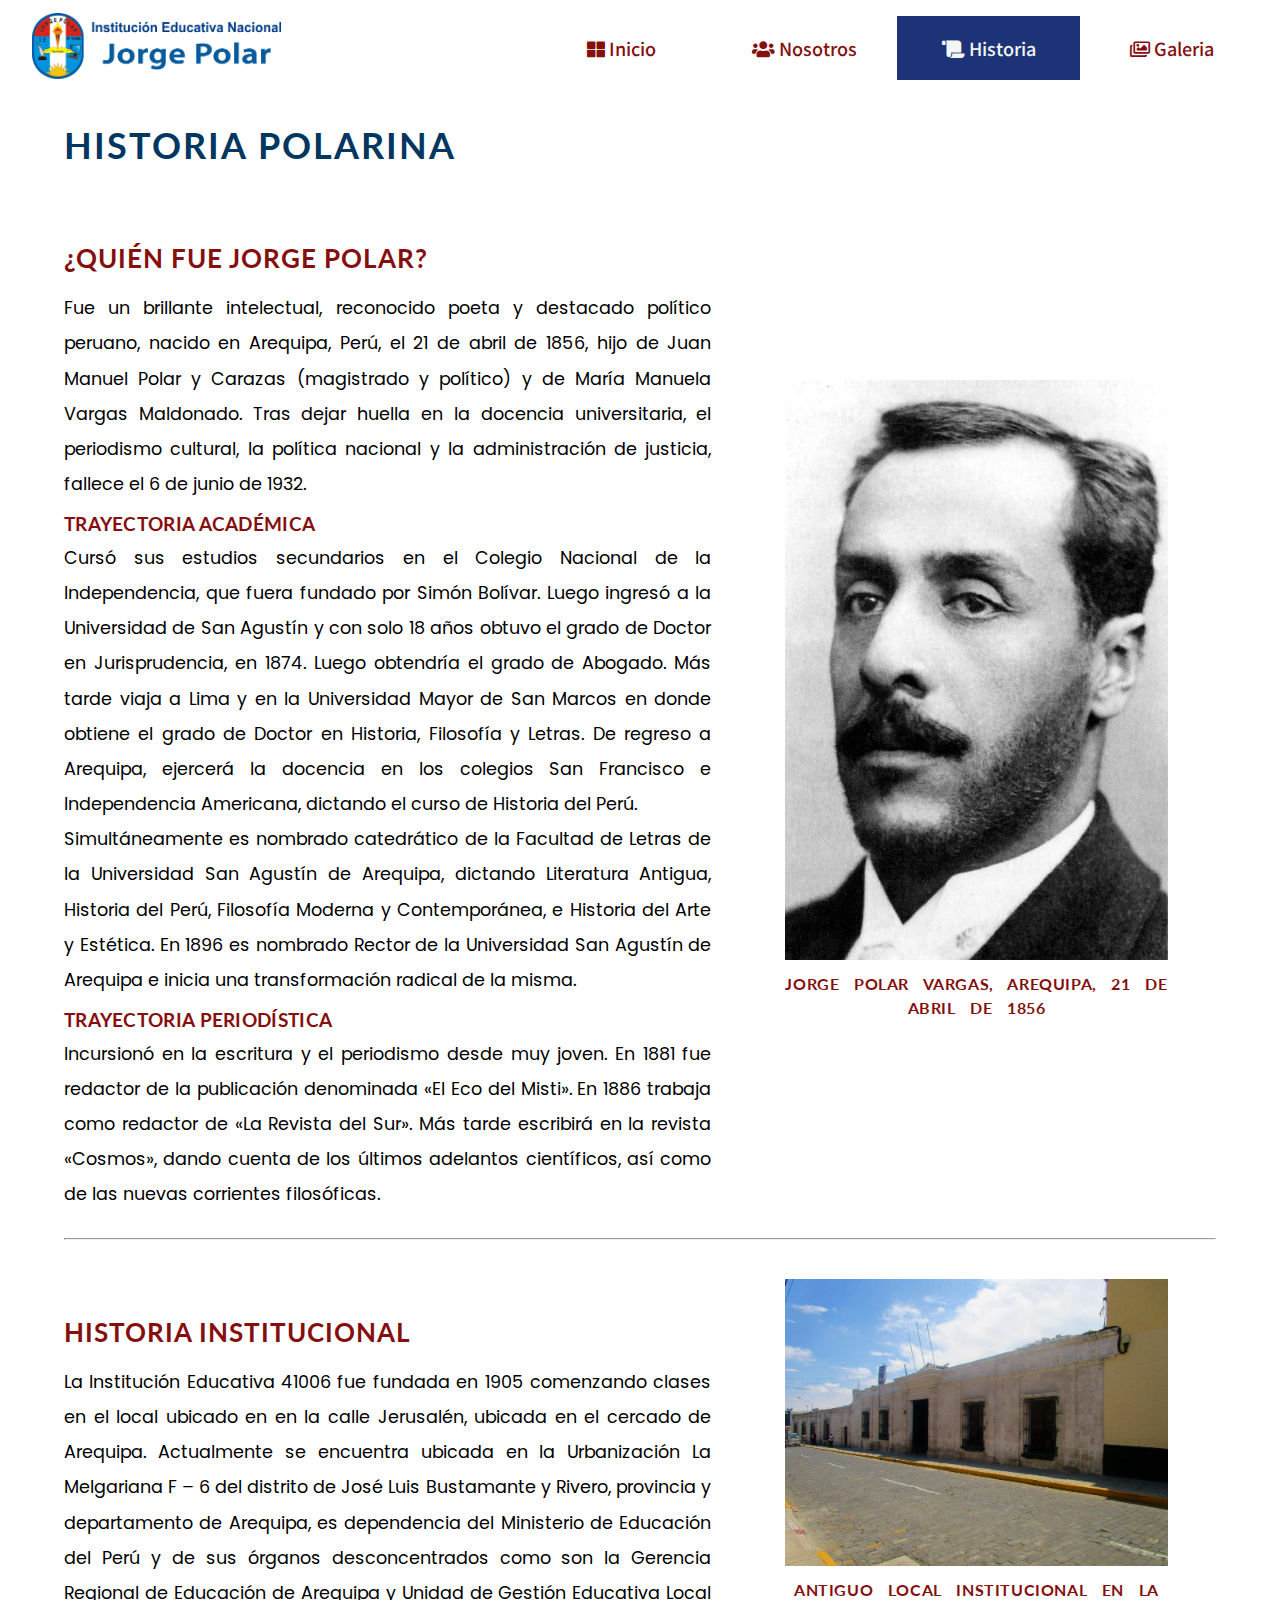
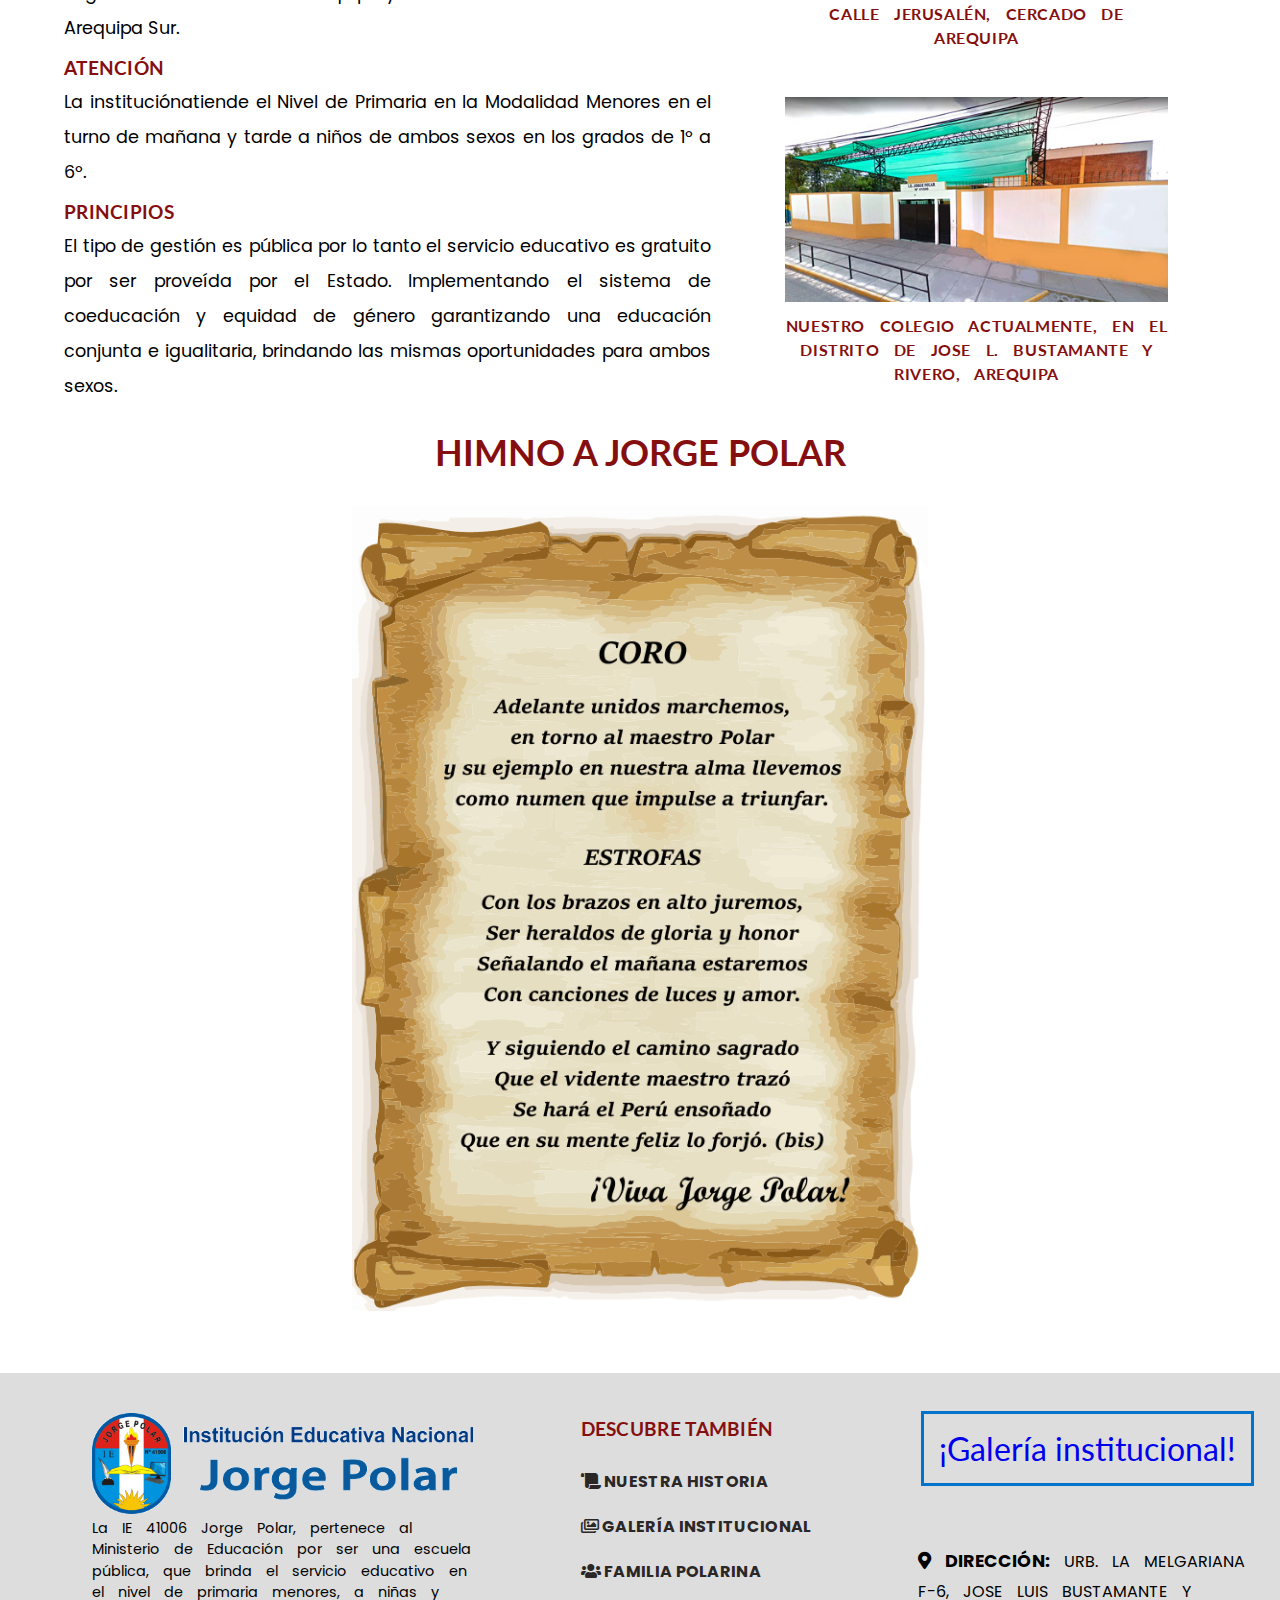
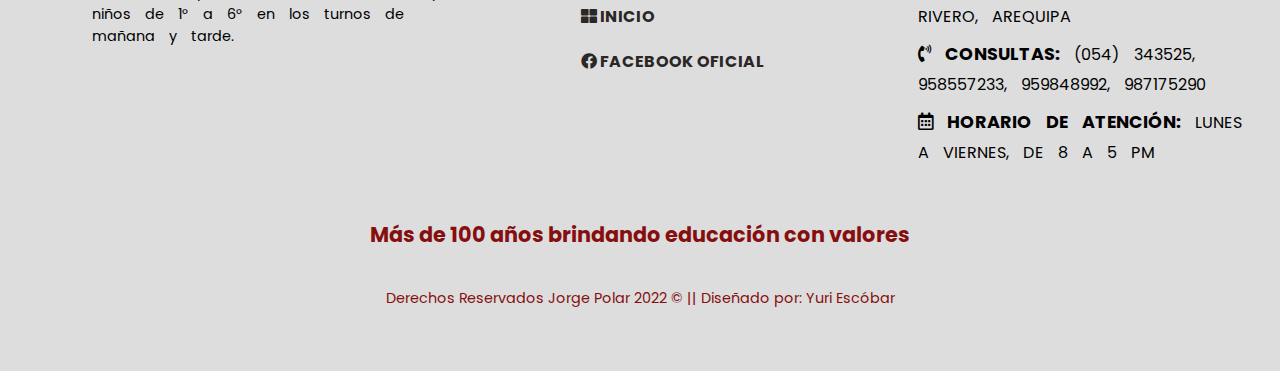
<file: html/historia.html>
<!DOCTYPE html>
<html lang="es">
<head>
    <meta charset="UTF-8">
    <meta http-equiv="X-UA-Compatible" content="IE=edge">
    <meta name="viewport" content="width=device-width, initial-scale=1.0">
    
    
    <!-- CSS -->
     <!-- header -->
     <link rel="stylesheet" href="../css/sheader.css">
     <!-- footer -->
     <link rel="stylesheet" href="../css/sfooter.css">
    <!-- general Historia -->
    <link rel="stylesheet" href="../css/shistoria.css">
    
<!-- font-awesome -->
<link
rel="stylesheet"
href="https://cdnjs.cloudflare.com/ajax/libs/font-awesome/5.15.3/css/all.min.css"
/>

    <!-- fuentes -->
    <!-- General Preconect -->
    <link rel="preconnect" href="https://fonts.googleapis.com">
    <link rel="preconnect" href="https://fonts.gstatic.com" crossorigin>
    <link href="https://fonts.googleapis.com/css2?family=Lato:wght@700&family=PT+Sans:ital,wght@0,700;1,700&family=Poppins:wght@400;500&display=swap" rel="stylesheet">
    
        <!-- CSS rules to specify families
    
        font-family: 'Lato', sans-serif;
        font-family: 'Poppins', sans-serif;
        font-family: 'PT Sans', sans-serif; -->
    
    <!-- librerias externas -->
    <title> Nuestra Historia | I.E. Jorge Polar</title>
    <link rel="shortcut icon" href="../assets/icons/iconoWebJP.png" type="image/x-icon">
</head>

<body id="historia" >
    <!-- Este script invocará al NavBar en cada página -->
    <script src="../js/jsHeaderGenerator.js"></script>
    <section class="historia_cuerpo_contenedor historia_grid">
        <header class="header_historia">
            <h1>
                Historia Polarina
            </h1>
        </header>
        <main class="historia_principal-content">
            <article class="historia_txt">
                <h2>
                ¿Quién fue Jorge Polar?
                </h2>
                <p>Fue un brillante intelectual, reconocido poeta y destacado político peruano, nacido en Arequipa, Perú, el 21 de abril de 1856, hijo de Juan Manuel Polar y Carazas (magistrado y político) y de María Manuela Vargas Maldonado. Tras dejar huella en la docencia universitaria, el periodismo cultural, la política nacional y la administración de justicia, fallece el 6 de junio de 1932. 
                </p>
                <h3>Trayectoria académica</h3>
                <p>
                    Cursó sus estudios secundarios en el Colegio Nacional de la Independencia, que fuera fundado por Simón Bolívar. Luego ingresó a la Universidad de San Agustín y con solo 18 años obtuvo el grado de Doctor en Jurisprudencia, en 1874. Luego obtendría el grado de Abogado. Más tarde viaja a Lima y en la Universidad Mayor de San Marcos en donde obtiene el grado de Doctor en Historia, Filosofía y Letras. De regreso a Arequipa, ejercerá la docencia en los colegios San Francisco e Independencia Americana, dictando el curso de Historia del Perú. 
                </p>
                <p>
                    Simultáneamente es nombrado catedrático de la Facultad de Letras de la Universidad San Agustín de Arequipa, dictando Literatura Antigua, Historia del Perú, Filosofía Moderna y Contemporánea, e Historia del Arte y Estética. En 1896 es nombrado Rector de la Universidad San Agustín de Arequipa e inicia una transformación radical de la misma.
                </p>
                <h3>
                    Trayectoria periodística
                </h3>
                <p>
                    Incursionó en la escritura y el periodismo desde muy joven. En 1881 fue redactor de la publicación denominada «El Eco del Misti». En 1886 trabaja como redactor de «La Revista del Sur». Más tarde escribirá en la revista «Cosmos», dando cuenta de los últimos adelantos científicos, así como de las nuevas corrientes filosóficas.
                </p>
            </article>
        </main>
        <aside class="sidebar_historia">
            <div class="sidebar_img_father">
                <img class="im_jorgge-polar" src="../assets/img/historia/Jorge_polar-foto_personal-red.jpg" alt="">
                <h4>Jorge Polar Vargas, Arequipa, 21 de Abril de 1856</h4>
            </div>
        </aside>
        <hr>
        <main class="historia_institucional">
            <article class="historia_txt">
                <h2>
                Historia Institucional
                </h2>
                <p>
                    La Institución Educativa 41006 fue fundada en 1905 comenzando clases en el local ubicado en  en la calle Jerusalén, ubicada en el cercado de Arequipa. Actualmente se encuentra ubicada en la Urbanización La Melgariana F – 6 del distrito de José Luis Bustamante y Rivero, provincia y departamento de Arequipa, es dependencia del Ministerio de Educación del Perú y de sus órganos desconcentrados como son la Gerencia Regional de Educación de Arequipa y Unidad de Gestión Educativa Local Arequipa Sur. 
                </p>
                <h3>Atención</h3>
                <p>La instituciónatiende el Nivel de Primaria en la Modalidad Menores en el turno de mañana y tarde a niños de ambos sexos en los grados de 1º a 6º. 
                </p>
                <h3>
                    Principios
                </h3>
                <p>El tipo de gestión es pública por lo tanto el servicio educativo es gratuito por ser proveída por el Estado. Implementando el sistema de coeducación y equidad de género garantizando una educación conjunta e igualitaria, brindando las mismas oportunidades para ambos sexos.
                </p>
            </article>
        </main>

        <aside class="sidebar_historia historia_institucional">
            <div class="sidebar_img_father">
                <img class="img-jorge_polar" src="../assets/img/historia/historia-local_antiguo-fb.jpg" alt="">
                <h4>Antiguo local institucional en la calle Jerusalén, Cercado de Arequipa</h4>
            </div>
            <div class="sidebar_img_father">
                <img class="img-local_antiguo" src="../assets/img/historia/Historia_img-Colegio_actualmente-photoshop.jpg" alt="">
                <h4>Nuestro colegio actualmente, en el distrito de Jose L. Bustamante y Rivero, Arequipa</h4>
            </div>
        </aside>

        <div class="himno_historia">
            <header class="header_historia_himno" >
                <h2 class="historia_himno_titulo">
                Himno a Jorge Polar
                </h2>
            </header>

            <div class="himno_img_father">
                <img src="../assets/img/historia/ImgHistoria-Himno_pergamino-corel.png" alt="" class="himno_img_corel">
            </div>
        </div>
    </section>

    <script src="../js/jsFooterGenerator.js"></script>

</body>
</html>
</file>
<file: css/sheader.css>
@import url('https://fonts.googleapis.com/css2?family=Noto+Sans+JP:wght@400;500;700&display=swap');
/* añadiendo letra : "Noto Sans JP" 400 500 y 700 */

/* Variables CSS para guardar colores y Tipos de letra */

:root{
    --color_textos: #2a2726;
    --azul_institucion:#0074cc;
    --color_shadows:#1941b196;
    --titulos: #26386b;
    --subtitulos:#850f0f;
    --rojo_institucion:#ff3434;
    --plomo_institucion:#dddddd;
    --plomo_pagina:#f3f3f3;
    --blanco_institucion:#f5f5f5;
    --letra_titulos:'Lato', 'sans-serif';
    --letra_enlaces:'PT Sans', sans-serif;
    --letra_texto-comun:'Poppins', sans-serif;
    --letra_texto-serio:'Noto Sans JP', 'sans-serif';

    /* USO en los atributos de selectores */
    /* .selector:
        color: var(--Nombre de variable); */
    
        /* Ayuda? */
    /* bit.ly/Variables_CSS */
}

.banner_info{
    background-color: var(--titulos);
    color: var(--blanco_institucion);
    display:flex;
    flex-wrap: wrap;
    justify-content:space-around;
    width:100%;
}
.bann_item{
    display: flex;
    flex-wrap: nowrap;
    min-width: 25%;
    justify-content:center;
    align-items: flex-end;
}

.bann_item span, 
.bann_item h1,
.bann_item h5{
    font-size: 16px;
    text-transform: uppercase;
    text-align: center;
    line-height: 17px;
    margin: 0.4em 5px;
    margin-bottom: 2.5px;
    word-spacing: 3px;
}
.bann_item h5{
    font-weight: normal;
}
.bann_item span{
    font-weight: bolder;
}

.bann_item span a{
    text-decoration: none;
    text-decoration-color: var(--blanco_institucion) ;
    color: var(--blanco_institucion);
}

.nav{
    display: flex;
    align-items: center;
    justify-content: space-around;
    
    width:100%;
    min-height: 6em; /* 8vh si no funciona */ /* revisar */
    padding: 0;
    font-family: var(--letra_texto-serio);
    /* añadiendo letra : "Noto Sans JP" 400 500 y 700 */;
}

.nav_img_logo {
    display: block;
    width:20%;
    margin-left: 2em;
    align-self: center;

}
.logo {
    width: 100%;
}

.ham {
    display: none;
    cursor: pointer;
    border: none;
    margin: 0;
    padding: 0;
    background-color: transparent;
}

.ham span {
    display:block;
    background-color: var(--azul_institucion);
    height:3px;
    width: 28px;
    margin: 10px auto; 
    border-radius: 2px;
}

.enlaces__menu{
    display: flex;
    justify-content: flex-end;
    padding: 1em;
    width:80%;
}
.enlaces__menu li{
   /*  padding: 1em 2em;  */
    line-height: 4em;
    list-style-type: none;
    transition: 0.4s;
    width:19%;
    text-align: center;
}

.enlaces__menu li a{
    display:inline-block;
    width: 100%;
    text-decoration: none;
    font-size: 18px;
    color: var(--subtitulos);
    font-weight: 500;
    transition: all 0.2s ease;
}
.enlaces__menu li:hover {
    background-color: rgb(28, 52, 119);
}

.enlaces__menu li:hover a{
    color: var(--blanco_institucion);
}

/* Estilo a la "pagina actual" en el navbar */
#inicio .inicio,
#historia .historia,
#nosotros .nosotros,
#contacto .contacto,
#galery .galery {
    background-color:rgb(28, 52, 119);
    color: var(--blanco_institucion);
}





/*======================== DISPOSITIVOS MOVILES ========================*/

@media screen and (max-width:768px) {
    .banner_info{
        display: none;
    }
    .ham {
        display: block;
        cursor: pointer;
        position: absolute;
        top: 15px;
        right: 25px;
        transition: 0.2s 0.1s;
    }

    nav {
        flex-direction: column;
        align-items: flex-start;
        padding: 25px 0;
    }
    .enlaces__menu{
        flex-direction: column;
        justify-content: space-around;
        align-items: center;
        height:92vh;
        margin:0;
        padding:0; 
        display:none;
        opacity:0;
        transition: opacity 5s ease-out;
        width:100%;
    }
    .enlaces__menu li {
        width: 100%;
        text-align:center;
        padding: 20px;
    }
    .enlaces__menu li a{
        padding: 0;
    }

    .nav_img_logo{
        width: 50%;
        margin:0;
    }

}

@media screen and (max-width: 480px) {
    .nav_img_logo{
        width: 60%;
        
    }
}

@media screen and (max-width: 400px) {

    .nav_img_logo{
        width:65%;
    }
    .ham {
        margin-right: 1rem;
        right: 1px;
    }
}





@keyframes muestraMenu{
    from{opacity:0;}
    to{opacity:1;}
}

.enlaces__menu.activado {
    display: flex;
    animation: muestraMenu 350ms ease-in-out both;
}

.br-1.animado{
    transform: rotate(-45deg) translate(-10px, 8px);
}
.br-2.animado{
    opacity:0;
}
.br-3.animado{
    transform: rotate(45deg) translate(-10px, -8px);
}

.ham.girar:hover{
    transform:rotate(360deg);
}
</file>
<file: css/sslider.css>
:root{
  --color_textos: #2a2726;
  --azul_institucion:#0074cc;
  --titulos: #003761;
  --subtitulos:#850f0f;
  --rojo_institucion:#ff3434;
  --plomo_institucion:#dddddd;
  --blanco_institucion:#f5f5f5;
  --letra_titulos:'Lato', 'sans-serif';
  --letra_enlaces:'PT Sans', sans-serif;
  --letra_texto-comun:'Poppins', sans-serif;
  --letra_texto-serio:'Noto Sans JP', 'sans-serif';

  /* USO en los atributos de selectores */
  /* .selector:
      color: var(--Nombre de variable); */
  
      /* Ayuda? */
  /* bit.ly/Variables_CSS */
}
  
  /* ======================= Estilos SLIDER =======================*/
  .Contenedor_slider{
    display: flex;
    justify-content: center;
    align-items: center;
  }
  .slider{
    width: 90%;
    margin: 0 auto;
    border-radius: 10px;
    overflow: hidden;
  }
  
  .slides{
    width: 500%;
    height: 615px; /* Revisar para mover los puntitos */
    display: flex;
  /*   width: 800px; */
  }
  
  .slides input{
    display: none;
  }
  
  .slide{
    width: 20%;
    height:100%;
    transition: 1s;
    display: flex;
    justify-content: center;
    align-items: center;
  }
  
  .slide img{
    width: 100%;
  }

  /* Clase que permitirá uniformizar el Slider */
  .slide .portada {
    aspect-ratio: 16/8.6;
  }

  
  /*css for manual slide navigation*/
  
  .navigation-manual{
    position: absolute;
    width: 90%;
    margin-top: -40px;
    display: flex;
    justify-content: center;
  }
  
  .manual-btn{
    border: 3px solid var(--azul_institucion) ;
    padding: 8px;
    border-radius: 10px;
    cursor: pointer;
    transition: 0.5s;
  }
  
  .manual-btn:not(:last-child){
    margin-right: 40px;
  }
  
  .manual-btn:hover{
    background: #40D3DC;
  }
  
  #radio1:checked ~ .first{
    margin-left: 0;
  }
  
  #radio2:checked ~ .first{
    margin-left: -20%;
  }
  
  #radio3:checked ~ .first{
    margin-left: -40%;
  }
  
  #radio4:checked ~ .first{
    margin-left: -60%;
  }
  
  /* ==========css for automatic navigation==========*/
  /* Css que no contribuye */
/*   .navigation-auto{
    position: absolute;
    width: 90%;
    margin-top: -40px;
    display: flex;
    justify-content: center;
  } */
  
  .navigation-auto div{
    border: 2px solid #40D3DC;
    padding: 5px;
    border-radius: 10px;
    transition: 1s;
  }
  
  .navigation-auto div:not(:last-child){
    margin-right: 40px;
  }
  
  #radio1:checked ~ .navigation-auto .auto-btn1{
    background: #40D3DC;
  }
  
  #radio2:checked ~ .navigation-auto .auto-btn2{
    background: #40D3DC;
  }
  
  #radio3:checked ~ .navigation-auto .auto-btn3{
    background: #40D3DC;
  }
  
  #radio4:checked ~ .navigation-auto .auto-btn4{
    background: #40D3DC;
  }

  /* =================RESPONSIVE SLIDER================= */

  @media screen and (max-width: 768px){
    .slide .portada {
      aspect-ratio: 16/9.5;
    }

    .slides{
      height:400px;
    }
  }

  @media screen and (max-width: 600px){
    .slide .portada {
      aspect-ratio: 16/10;
    }

    .slides{
      height:340px;
    }


  }
  @media screen and (max-width: 420px) {
    .Contenedor_slider{
      height:350px;
    }
    
    .navigation-manual{
      position: absolute;
      width: 90%;
      margin-top: -40px;
      display: flex;
      justify-content: center;
    }
    .slide_4 img{
      padding-top: 3em;
    }

    .slides{
      width: 500%;
      height: 350px; /* Revisar para mover los puntitos */
      display: flex;
      height:250px;
      overflow: hidden;
    }

    .manual-btn{
      padding: 5px;
      border-radius: 7px;
      cursor: pointer;
      transition: 0.5s;
    }

    .slide .portada {
      height: 100%;
    }

  }
  @media screen and (max-width: 400px) {
    .slide_4 img{
      padding-top: 0;
      height: 100%;
    }
  }
</file>
<file: css/sfooter.css>
:root{
    --color_textos: #2a2726;
    --azul_institucion:#0074cc;
    --color_shadows:#1941b196;
    --titulos: #26386b;
    --subtitulos:#850f0f;
    --rojo_institucion:#ff3434;
    --plomo_institucion:#dddddd;
    --plomo_pagina:#f3f3f3;
    --blanco_institucion:#f5f5f5;
    --letra_titulos:'Lato', 'sans-serif';
    --letra_enlaces:'PT Sans', sans-serif;
    --letra_texto-comun:'Poppins', sans-serif;
    --letra_texto-serio:'Noto Sans JP', 'sans-serif';

    /* USO en los atributos de selectores */
    /* .selector:
        color: var(--Nombre de variable); */
    
        /* Ayuda? */
    /* bit.ly/Variables_CSS */
}

.footer_grid{
    display: grid;
    grid-template-columns: repeat(7, 1fr);
    gap: 20px;
    width: 100%;
    margin: 0.5em 0 0;
    background-color: #dddddd;
    padding: 1.5em ;
}

.footer_section_1 {
    grid-column: span 3;
    display: flex;
    flex-flow: column nowrap;
}
.footer_section_2{
    grid-column: span 2;
    display: flex;
    flex-flow: column nowrap;
    padding: 20px;
}

.footer_section_3{
    grid-column:  span 2;
    display: flex;
    flex-flow: column nowrap;
}
.footer_section_4{
    grid-column:  span 7;
    display: grid;
    place-items: center;
}

/* ====================Css detallado ====================*/

.footer_section_1 {
    padding: 2em auto;
    align-items: center;
}


.footer_Parent_img_logo{
    width: 80%;
    padding: 1em;
}

.img_logo{
    width: 100%;
}

.footer_section_1 p{
    color: var(--rojo-alternativo_institucion);
    font-family: "Poppins", sans-serif;
    font-size: 0.9rem;
    text-align: left;
    line-height: 1.5;
    word-spacing: 10px;
}

.footer_section_2 {
    justify-content: flex-start;
    
}
.footer_section_2 .section_2_titulo h4{
    font-size: 1.2em;
    font-family: "Lato", sans-serif;
    color: var(--subtitulos);
    font-weight: bold;
    text-transform: uppercase;
    letter-spacing: 0.3px;
    text-align: left;
    margin: 0 auto 1em;
}


.footer_section_2 div{
    display: flex;
    flex-direction: column;
    height: 300px;
}


.footer_section_2 a{
    display:inline-block;
    width:fit-content;
    text-decoration: none;
    font-family: "Poppins", sans-serif;
    color: var(--color_textos);
    font-weight: bold;
    text-transform: uppercase;
    letter-spacing: 0.3px;
    text-align: left;
    transition: all 0.3s;
    margin: 10px 0 ;  
}

.footer_section_2 a:hover{
    font-size: 1.1em;
    color: var(--subtitulos);
}

.footer_section_3{
   justify-content: space-around;
   align-items: center;
}

.parent_button{
    min-height: 6em;
}



.footer_section_3 .button_escribenos{
    width: fit-content;
    padding: 15px;
    text-align: center;
    font-family: "Lato", sans-serif;
    font-size: 2em;
    border: 0.1em solid var(--azul_institucion);
    transition: all 0.5s ease-in-out;
    color:var(--rojo-alternativo_institucion);
}
.button_escribenos a{
    text-decoration: none;
    text-decoration-color:var(--rojo-alternativo_institucion) ;
}

.footer_section_3 .button_escribenos:hover{
    border-radius: 1em;
    cursor:pointer;
    border: 0.1em solid var(--subtitulos);
}
.footer_section_3 .button_escribenos:hover a{
    color:var(--azul_institucion);
}





.footer_informacion_institucional p{
    color: var(--rojo-alternativo_institucion);
    font-family: "Poppins", sans-serif;
    text-align: left;
    word-spacing: 10px;
    margin-top: 0.5rem;
    text-transform: uppercase;
}
.footer_informacion_institucional span{
    color: var(--rojo-alternativo_institucion);
    font-family: var(--letra_texto-comun);
    font-size: 1.1rem;
    text-align: left;
    line-height: 2;
    font-weight: bolder;
    text-transform: uppercase;
}

.footer_section_4 p{
    color: var(--subtitulos); 
    font-family: "Poppins", sans-serif;
    font-size: 0.9rem;
    text-align: justify;
    line-height: 1.15;
    padding: 20px;
}

.footer_section_4 .footer_frase_final {
    color: var(--subtitulos);
    font-family: "Poppins", sans-serif;
    font-size: 1.3rem;
    font-weight: bold;
    text-align: center;
    line-height: 1.5;
    padding: 20px;
}

.footer_section_4 a{
    text-decoration:none;
    color: var(--rojo-alternativo_institucion); 
    font-family: "Poppins", sans-serif;
    font-size: 0.9rem;
    text-align: justify;
    line-height: 1.15;
}


/* CSS Responsive */

@media screen and (max-width: 768px) {
    .footer_section_1{
        grid-column: span 4 ;
    }
    .footer_section_2 {
        grid-column: span 3 ;
        
    }
    .footer_section_2 div{
        height: fit-content;
    }

    .footer_section_3{
        grid-column: span 7;
        flex-direction: row;
        align-items: center;
    }
    .footer_section_3 .button_escribenos{
        margin-right:1em;
    }
}

@media screen and (max-width:600px){
    .footer_Parent_img_logo{
        width: 100%;
        padding: 0;
    }
    .footer_section_2 div{
        height: 340px;
    }
}

@media screen and (max-width:480px){
    .footer_section_1{
        grid-column:span 7;
        max-width: 90%;
        margin: 0 auto;
    }

    .footer_section_2{
        grid-column: span 7;    
    }
    .footer_section_2 div{
        height: 380px;
    }

    .footer_section_3{
        grid-column: span 7;
        flex-direction: column;
        align-items: center;
    }
    .footer_section_3 .button_escribenos{
        margin-right:0;
    }
}
</file>
<file: css/sindex.css>
*{
    margin: 0;
    padding: 0;
    box-sizing: border-box;
}

:root{
    --color_textos: #2a2726;
    --azul_institucion:#0074cc;
    --color_shadows:#1941b196;
    --titulos: #26386b;
    --subtitulos:#850f0f;
    --rojo_institucion:#ff3434;
    --plomo_institucion:#dddddd;
    --plomo_pagina:#f3f3f3;
    --blanco_institucion:#f5f5f5;
    --letra_titulos:'Lato', 'sans-serif';
    --letra_enlaces:'PT Sans', sans-serif;
    --letra_texto-comun:'Poppins', sans-serif;
    --letra_texto-serio:'Noto Sans JP', 'sans-serif';

    /* USO en los atributos de selectores */
    /* .selector:
        color: var(--Nombre de variable); */
    
        /* Ayuda? */
    /* bit.ly/Variables_CSS */
}

body{
    padding: 0;
    margin: 0;
    line-height: 2;
    font-family: "Noto Sans JP", "sans-serif";
    background-color: var(--plomo_pagina);
}

/* CSS general del proyecto */


/* ------------------------- PRESENTACION------------------------- */
.container-present{
    width: 100%;
    display:flex;
    align-items: center;
    justify-content: center;
    margin: 0 auto 3em;
}
/* -------------------------Contenido DERECHA--------------- */
.content-derecha{
    width:50%;
    display: flex;
    flex-flow: column nowrap;
    margin: 15px 10px 15px 60px;
}
/* -----------------.----estilos de TEXTOS -----------------.----*/
.content-derecha .bienvenido{
    font-family:'Lato', sans-serif;
    font-size: 2.5em;
    color:rgb(38, 56, 107);
    font-weight:700;
}
.content-derecha .subtitulo{
    font-family:'Roboto', Tahoma, Geneva, Verdana, sans-serif;
    font-size: 20px;
    color:rgb(199, 9, 9);
    font-weight:100;
    line-height: 25px;
    padding: 15px 0;
}
.content-derecha .texto-present{
    font-family:'Roboto', Tahoma, Geneva, Verdana, sans-serif;;    
    font-size:18px;
    color: black;
    border-bottom: 3px gray;
    box-shadow: 2px 1px 10px var(--color_shadows);
    margin-top: 20px;
}
.content-derecha .parrafo{ /* en caso de aÃ±adir PARRAFO, hacerlo en nueva etiqueta "p" */
    margin:30px 30px;
    text-align:justify;
}
.content-izquierda {
    display: flex;
    justify-content: center;
    align-items: center;
    width: 50%;
    margin: 2em;
    padding-top: 130px;
}
.content-izquierda .media-present{
    display: flex;
    justify-content: center;
    align-items: center;
    bottom:0;
    width: 80%;
    min-height:200px;
}
.content-izquierda .media-present img {    
    width: 100%;
    border-radius:1.8em;
}


.t-enlaces-to-content{
    font-family: Kanit;
    font-size:2em;
    Color:var(--titulos);
    font-weight: 400;
}

/* ____________ Mapa en iframe____________________________ */
.foot-of-page {
    margin: 2em auto;
    width:85%;
    display: flex;
    flex-flow: column nowrap;
    justify-content: center;
    min-height: 400px;
}
.txto-ubicacion{
    display: flex;
    flex-direction: column;
    align-items: center;
}


.foot-of-page .t-ubicacion {
    font-family:'Lato', sans-serif;
    font-size: 2.5em;
    color:rgb(38, 56, 107);
    font-weight:300;
    left: 5em;
}
.foot-of-page .subtitulo {
    font-family:'Roboto', Tahoma, Geneva, Verdana, sans-serif;
    font-size: 20px;
    color:rgb(199, 9, 9);
    font-weight:100;
    line-height: 25px;
    padding: 15px 0;
}





.responsive-iframe{
    margin: 0 auto;
    width: 90%;
    height: 500px;
    margin:2em auto;
}

.responsive-iframe .iframe {
    width: 100%;
    height: 100%;
}



/* __________________________________________________________Fin personal modification */ 
 
/* =====================Css Index Responsive ===================== */

 @media screen and (max-width: 768px) {
    .container-present{
        flex-direction: column;
        align-items: center;
    }

    .content-derecha{
        margin-left: 0;
        width: 80%;
    }


    .content-izquierda{
        padding-top: 0;
        margin:0;
        margin-top: 1em;
        width: 80%;
        justify-content: center;
        align-items: center;
    }

    .media-present{
        width: 100%;
        margin: 0 auto;
    }

    .foot-of-page{
        margin: 0 auto;
        width: 80%;
    }

    .responsive-iframe{
        height: 25em;
        width: 100%;
    }
 }
</file>
<file: css/sgaleria.css>
:root{
    --color_textos: #2a2726;
    --azul_institucion:#0074cc;
    --color_shadows:#1941b196;
    --titulos: #26386b;
    --subtitulos:#850f0f;
    --rojo_institucion:#ff3434;
    --plomo_institucion:#dddddd;
    --plomo_pagina:#f3f3f3;
    --blanco_institucion:#f5f5f5;
    --letra_titulos:'Lato', 'sans-serif';
    --letra_enlaces:'PT Sans', sans-serif;
    --letra_texto-comun:'Poppins', sans-serif;
    --letra_texto-serio:'Noto Sans JP', 'sans-serif';

    /* USO en los atributos de selectores */
    /* .selector:
        color: var(--Nombre de variable); */
    
        /* Ayuda? */
    /* bit.ly/Variables_CSS */
}
*{
    box-sizing: border-box;
    padding: 0px;
    margin: 0px;
}

body {
    font-family: 'Noto Sans JP', sans-serif; 
}

h1{
    font-weight: 400;
    text-align: center;
    padding: 20px 0;
    font-size: 40px;
    text-transform:uppercase;
}

.linea{
    background-color: var(--titulos);
    height: 5px;
    width: 100%;
    display: block;
}

.galeria{
    display:grid;
    grid-template-columns: repeat(auto-fit, minmax(350px, 1fr)); /* autor fi para hacerlo flexible y que se repita */
    width:95%;
    margin:auto;
    gap:1.5em;
    padding:40px 0;
    overflow: hidden;
}

.galeria > a{
    display:block;
    position: relative;
    overflow: hidden;
    box-shadow: 3px 2px 6px var(--color_shadows);
}
.galeria img {
    width:100%;
    vertical-align: top;
    height: 300px;
    object-fit: cover;
    
    transition: transform 0.5s;
}

/* =========================Animaciones Css =========================*/

.galeria a:hover img {
    transform: rotate(10deg) scale(1.2)
}

/* =================Fin animación================= */
/* ===============Efecto Light-box ===============*/
.light-box{
    position:fixed;
    top:0;
    left:0;
    transition:transform 0.3s ease-in-out;
    background-color: rgba(0, 0, 0, 0.739);
    width:100%;
    height:100%;
    z-index: 1000;
    display: flex;
    justify-content: center;
    align-items:center;
    transform: scale(0); /* Interesante */
}

.light-box img {
    width: 75%;
    
    object-fit: cover;
}

.light-box:target{
    transform:scale(1);
}

/* Cambio de organización css: de arriba a abajo comenzando con la x de cerrar */
.close{
    display:block;
    position:absolute;
    text-decoration: none;
    top:40px;
    right: 40px;
    font-family: var(--letra_texto-serio);
    font-size: 1.4em;
    font-weight: 400;
    color:var(--blanco_institucion);
    background-color: var(--subtitulos);
    width: 1.65em;
    height:1.65em;
    text-align: center;
    border-radius: 50%;
}

.next{
    display:block;
    font-size: 1.4em;
    font-weight: 400;
    color:var(--blanco_institucion);
    background-color: var(--subtitulos);
    width: 1.65em;
    height:1.65em;
    text-align: center;
    border-radius: 50%;
}

@media only screen and (max-width: 400px) {
    .galeria{
        grid-template-columns: repeat(auto-fit, minmax(200px, 1fr));
    }
}
</file>
<file: css/shistoria.css>
*{
    margin: 0;
    padding: 0;
    box-sizing: border-box;
}

:root{
    --color_textos: #2a2726;
    --azul_institucion:#0074cc;
    --titulos: #003761;
    --subtitulos:#850f0f;
    --rojo_institucion:#ff3434;
    --plomo_institucion:#c5c5c5;


    /* USO en los atributos de selectores */
    /* .selector:
        color: var(--Nombre de variable); */
    
        /* Ayuda? */
    /* bit.ly/Variables_CSS */

    --rcolorinsti: ;
    --bcolorinsti: 
    --gcolorbg:;
}
/* Rutas para acceder a variables */
    /* var(--rcolorinsti);
       var(--bcolorinsti);
       var(--gcolorbg) [color blanco]*/

.historia_grid{
    display: grid;
    grid-template-columns: repeat(7, 1fr);
    width: 90%;
    
    margin: 1.6em auto;
    gap: 1.6em;
}


.header_historia {
    grid-column: 1/-1;
    font-size: large;
    font-family: 'Lato', "sans-serif";
    color:var(--titulos); /* revisar */
    text-transform: uppercase;
    letter-spacing: 2px;
}

.historia_principal-content{
    grid-column: span 4;
}

hr{
    grid-column: span 7;
}
.historia_institucional{
    grid-column: span 4;
}

.historia_txt {
    width: 100%;
}

.historia_txt h2{
    font-size: 1.6em;
    font-family: "Lato", sans-serif;
    color: var(--subtitulos); /* revisar */
    font-weight: bold;
    text-transform: uppercase;
    letter-spacing: 1px;
    text-align: left;
    margin: 2em 0 .7em;
}
.historia_txt h3{
    font-size: 1.2em;
    font-family: "Lato", sans-serif;
    color: var(--subtitulos); /* revisar */
    font-weight: bold;
    text-transform: uppercase;
    letter-spacing: 0.3px;
    text-align: left;
    margin: 0.5em 0 .3em;
}

.historia_txt p{
    color: #000000; /* revisar */
    font-size: 1.1rem;
    font-family: "Poppins", sans-serif;
    text-align: justify;
    line-height: 2;
}

.sidebar_historia {
    grid-column: span 3;
    display: grid;
    grid-template-columns: 1;
    gap:1em;
    place-items: center center;
}

.sidebar_img_father{
    width:80%;
    min-width: ; /* revisar */
    max-width: ;
}

.sidebar_img_father img{
    width: 100%;
}

.sidebar_img_father h4{
    font-family: "Lato", sans-serif;
    color: var(--subtitulos); /* revisar */
    font-weight: bold;
    text-transform: uppercase;
    word-spacing: 10px;
    letter-spacing: 0.6px;
    line-height: 1.5;
    text-align: center;
    margin: 0.5em 0 .3em;
}



.himno_historia{
    grid-column: 1/-1;
}

.header_historia_himno{ /* revisar */
    width: 100%;
    font-size: 1.5em;
    font-family: "Lato", sans-serif;
    color: var(--subtitulos); /* revisar */
    font-weight: bold;
    text-transform: uppercase;
    text-align: center;
    
}

.himno_img_father{
    width:50%;
    margin: 2em auto;
    min-width: ; /* revisar */
    max-width: ;
}
.himno_img_father img {
    width: 100%;   
}



/* ========= Css HISTORIA RESPONSIVE =========*/

@media screen and (max-width: 768px) {
    
    .historia_grid{
        gap: 10px;
    }

    .historia_principal-content{
        grid-column:1/5;
        width: 100%;
        
    }
    
    .sidebar_historia{
        grid-column: span 3;
        place-items: center center;
    }

    .historia_institucional{
        grid-column: span 7;
        place-items: center center;
    }
}

@media screen and (max-width: 600px) {
    .historia_principal-content{
        grid-column:1/-1;
        width: 100%;
    }
    
    .sidebar_historia{
        grid-column: 1/-1;
        place-items: center center;
    }
    
    .sidebar_historia .sidebar_img_father{
        width: 70%;
    }
    
    .historia_institucional .sidebar_img_father{
        width: 100%;
    }
    .historia_himno_titulo{
        width: 100%;
        margin: 2em auto 1em;
        line-height: 1.2;
    }
    .himno_img_father{
        width:100%;
    }

}
</file>
